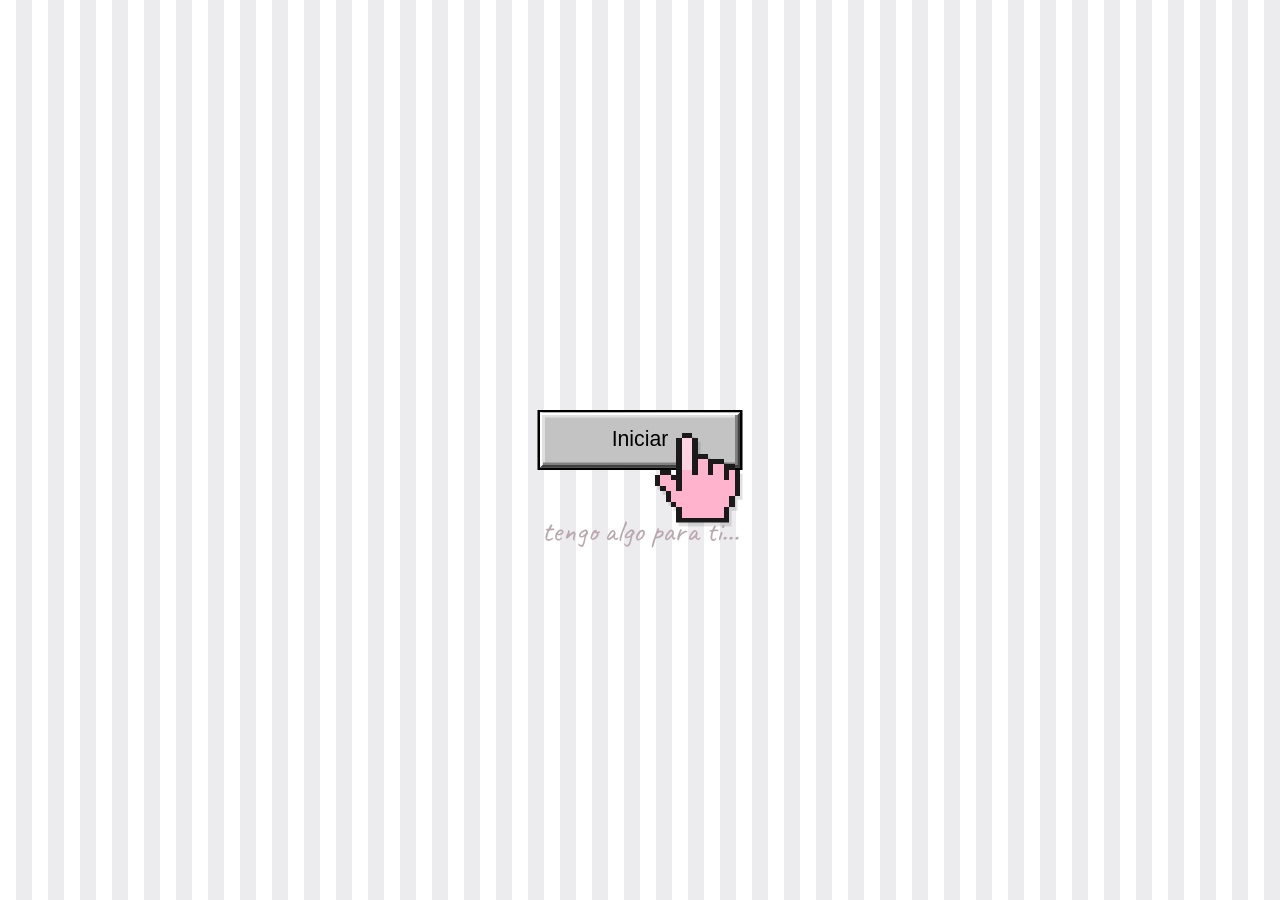
<file: cita/index.html>
<!DOCTYPE html>
<html lang="es">
<head>
<meta charset="UTF-8">
<meta name="viewport" content="width=device-width, initial-scale=1">
<title>Una invitación para ti 💌</title>
<meta name="description" content="Tengo algo para ti…">
<link rel="preconnect" href="https://fonts.googleapis.com">
<link rel="preconnect" href="https://fonts.gstatic.com" crossorigin>
<link href="https://fonts.googleapis.com/css2?family=Quicksand:wght@400;500;600;700&family=Great+Vibes&family=Caveat:wght@600&display=swap" rel="stylesheet">
<style>
  :root{
    --rosa:#f4b3c2;
    --rosa-claro:#f9cdd7;
    --rosa-sobre:#d98896;
    --blob:#eca2b1;
    --texto-rosa:#c25a74;
    --blanco:#fffaf7;
  }
  *{box-sizing:border-box;margin:0;padding:0;-webkit-tap-highlight-color:transparent}
  html,body{height:100%}
  body{
    font-family:"Quicksand",system-ui,-apple-system,"Segoe UI",sans-serif;
    background:repeating-linear-gradient(90deg,#ffffff 0 16px,#ecebee 16px 32px);
    overflow:hidden;
    user-select:none;-webkit-user-select:none;
    color:#fff;
  }

  /* cada pantalla se diseña a 360x720 y se escala para que quepa en cualquier cel */
  .pantalla{position:fixed;inset:0;display:none;align-items:center;justify-content:center}
  .pantalla.activa{display:flex}
  .marco{width:calc(360px*var(--s,1));height:calc(720px*var(--s,1));position:relative}
  .escena{position:absolute;left:0;top:0;width:360px;height:720px;transform:scale(var(--s,1));transform-origin:0 0}

  .fade-in{animation:fadeIn .6s ease both}
  .fade-out{animation:fadeOut .45s ease both}
  @keyframes fadeIn{from{opacity:0}to{opacity:1}}
  @keyframes fadeOut{to{opacity:0;transform:scale(.97)}}

  /* ---------- 1. Inicio estilo retro ---------- */
  .btn-retro{
    position:absolute;left:50%;top:330px;transform:translateX(-50%);
    width:160px;height:44px;
    font-family:Tahoma,"MS Sans Serif",Verdana,sans-serif;font-size:17px;color:#000;
    background:#c3c3c3;cursor:pointer;
    border:2px solid;border-color:#fff #404040 #404040 #fff;
    box-shadow:inset -2px -2px 0 #808080, inset 2px 2px 0 #dfdfdf, 0 0 0 2px #000;
  }
  .btn-retro.presionado{border-color:#404040 #fff #fff #404040;box-shadow:inset 2px 2px 0 #808080, 0 0 0 2px #000;padding-top:3px}
  .btn-retro span{border:1px dotted transparent;padding:1px 6px}
  .btn-retro:focus-visible span{border-color:#000}
  .manita{
    position:absolute;left:192px;top:346px;width:68px;pointer-events:none;
    image-rendering:pixelated;
    animation:tocar 1.3s ease-in-out infinite;
    filter:drop-shadow(2px 3px 0 rgba(0,0,0,.12));
  }
  @keyframes tocar{0%,100%{transform:translate(0,0)}45%{transform:translate(-6px,-10px)}60%{transform:translate(-6px,-6px)}}
  .pista-inicio{
    position:absolute;left:0;right:0;top:410px;text-align:center;
    font-family:"Caveat",cursive;font-size:24px;color:#b8a7ad;
  }

  /* ---------- 2. Tarjeta en el sobre ---------- */
  .tarjeta{
    position:absolute;left:38px;top:34px;width:284px;height:446px;
    background:var(--rosa);border-radius:6px;
    padding:88px 24px 0;text-align:center;
    transform:translateY(260px);
    transition:transform 1.3s cubic-bezier(.25,1.2,.4,1);
    z-index:1;
  }
  .tarjeta::before{ /* orilla ondulada */
    content:"";position:absolute;inset:-9px;z-index:-1;
    background:radial-gradient(circle at 9px 9px,var(--rosa) 8.5px,transparent 9px) -1px -1px/18px 18px;
  }
  .tarjeta::after{ /* puntitos de borde */
    content:"";position:absolute;inset:8px;border:2px dotted #fde4ea;border-radius:4px;pointer-events:none;
  }
  .sobre-arriba .tarjeta{transform:translateY(0)}
  .lazo{position:absolute;left:50%;top:-14px;width:150px;transform:translateX(-50%) rotate(-4deg)}
  .tarjeta h2{font-size:27px;font-weight:700;margin-bottom:8px;letter-spacing:.3px}
  .tarjeta p{font-size:15.5px;line-height:1.36;font-weight:500;color:#fff6f8}
  .tarjeta .pregunta{margin-top:10px;font-weight:700;font-style:italic;font-size:19px;color:#fff}
  .botones{display:flex;gap:10px;justify-content:center;align-items:center;margin-top:8px;flex-wrap:nowrap}
  .btn{
    font-family:inherit;font-weight:700;border:none;cursor:pointer;border-radius:999px;
    font-size:16px;padding:9px 22px;white-space:nowrap;flex:none;
    transition:font-size .3s cubic-bezier(.3,1.5,.5,1),padding .3s cubic-bezier(.3,1.5,.5,1),transform .15s;
    touch-action:manipulation;
  }
  .btn-si{background:#fff;color:var(--texto-rosa);box-shadow:0 4px 0 #e692a6}
  .btn-si:active{transform:translateY(2px)}
  .btn-no{background:transparent;color:#fff;border:2px solid #fff;white-space:nowrap}
  .btn-no.huyendo{position:fixed;z-index:50;background:#fbd0db;color:var(--texto-rosa);border-color:#fbd0db;
    transition:left .3s cubic-bezier(.3,1.4,.5,1),top .3s cubic-bezier(.3,1.4,.5,1)}
  .sub-no{font-family:"Caveat",cursive;font-size:23px;color:#fff;min-height:26px;margin-top:2px;line-height:1.1}

  .bolsillo{position:absolute;left:24px;top:460px;width:312px;height:250px;z-index:3}
  .bolsillo svg.cuerpo{position:absolute;inset:0;filter:drop-shadow(0 -2px 6px rgba(150,60,80,.15))}
  .estrella{position:absolute;color:#fff;animation:titilar 2.4s ease-in-out infinite}
  @keyframes titilar{0%,100%{transform:scale(1) rotate(0)}50%{transform:scale(.75) rotate(20deg)}}
  .insignia{position:absolute;left:50%;top:92px;width:150px;height:150px;transform:translateX(-50%)}
  .insignia .texto{
    position:absolute;inset:0;display:grid;place-items:center;padding-top:14px;
    font-family:"Great Vibes",cursive;font-size:44px;color:#fff;
    text-shadow:0 2px 0 rgba(200,90,120,.35);
  }
  .gatito{
    position:absolute;left:50%;top:400px;width:132px;margin-left:-66px;z-index:2;
    transform:translateY(80px);opacity:0;
    transition:transform .8s cubic-bezier(.3,1.6,.5,1) 1s, opacity .3s 1s;
  }
  .sobre-arriba .gatito{transform:translateY(0);opacity:1}
  .gatito .patitas{position:absolute;left:0;top:0;width:100%;z-index:4}
  .brillo{position:absolute;color:#f6d9a8;font-size:16px;opacity:0;transition:opacity .4s 1.6s}
  .sobre-arriba .brillo{opacity:1;animation:titilar 1.8s ease-in-out infinite}

  /* ---------- 3. Páginas ---------- */
  .blob{position:absolute;left:8px;top:22px;width:344px;height:640px;overflow:visible}
  .blob .ola{transform-box:fill-box;transform-origin:center;animation:respirar 3.2s ease-in-out infinite}
  @keyframes respirar{0%,100%{transform:scale(1)}50%{transform:scale(1.07)}}
  .blob.boing{animation:boing .6s cubic-bezier(.3,1.6,.5,1)}
  @keyframes boing{0%{transform:scale(.94)}100%{transform:scale(1)}}

  .pagina{
    position:absolute;left:30px;top:52px;width:300px;height:580px;
    display:flex;flex-direction:column;align-items:center;text-align:center;
    opacity:0;pointer-events:none;transform:translateX(40px);
    transition:opacity .45s ease, transform .55s cubic-bezier(.25,1.1,.4,1);
  }
  .pagina.activa{opacity:1;pointer-events:auto;transform:none}
  .pagina.antes{transform:translateX(-40px)}

  .script{font-family:"Great Vibes",cursive;font-weight:400;line-height:.95;color:#fff;text-shadow:0 2px 0 rgba(190,80,110,.25)}
  .pagina p{font-size:16px;line-height:1.38;font-weight:500}
  .pagina .chico{font-size:15px;opacity:.95}
  .mano{font-family:"Caveat",cursive;font-size:22px}

  /* calendario */
  .recordatorio{display:flex;gap:10px;align-items:center;margin:12px 0 10px;text-align:left}
  .recordatorio b{font-size:15px;display:block}
  .recordatorio span{font-size:14px;display:block;line-height:1.3}
  .reloj{width:62px;flex:none;animation:sacudir 2.5s ease-in-out infinite;transform-origin:50% 70%}
  @keyframes sacudir{0%,80%,100%{transform:rotate(0)}84%{transform:rotate(-12deg)}88%{transform:rotate(12deg)}92%{transform:rotate(-8deg)}96%{transform:rotate(6deg)}}
  .calendario{background:#fbf6f0;border-radius:6px;padding:10px 10px 12px;width:262px;color:#6d5a5f;box-shadow:0 6px 14px rgba(150,60,80,.18)}
  .calendario .mes{font-weight:700;font-size:14px;color:var(--texto-rosa);margin-bottom:6px;letter-spacing:1px;text-transform:uppercase}
  .calendario .grid{display:grid;grid-template-columns:repeat(7,1fr);gap:3px}
  .calendario .dn{font-size:9px;font-weight:700;letter-spacing:.5px;padding-bottom:3px}
  .calendario .dn:first-child{color:#e0566f}
  .calendario .d{height:30px;background:#fff;border:1px solid #efe7e2;font-size:10px;text-align:right;padding:2px 3px;position:relative;border-radius:2px}
  .calendario .d.vacio{background:transparent;border-color:transparent}
  .calendario .d.especial{background:#ffe9ef;border-color:#f4b3c2;font-weight:700;color:#d24d6d}
  .calendario .d.especial::after{
    content:"★";position:absolute;left:50%;top:52%;transform:translate(-50%,-50%) scale(0);
    font-size:22px;color:#f6c343;text-shadow:0 1px 0 #d9a21f;
  }
  .pagina.activa .calendario .d.especial::after{animation:estrellaPop .7s cubic-bezier(.3,1.8,.5,1) .5s forwards, latir 1.6s ease-in-out 1.3s infinite}
  @keyframes estrellaPop{to{transform:translate(-50%,-50%) scale(1)}}
  @keyframes latir{0%,100%{transform:translate(-50%,-50%) scale(1)}50%{transform:translate(-50%,-50%) scale(1.25)}}

  .foto{max-width:250px;max-height:280px;border-radius:12px;object-fit:contain}
  .flotar{animation:flotar 3s ease-in-out infinite}
  @keyframes flotar{0%,100%{transform:translateY(0)}50%{transform:translateY(-8px)}}

  .pagina .firma{font-family:"Great Vibes",cursive;font-size:40px;margin-top:6px}
  .btn-final{margin-top:12px;background:#fff;color:var(--texto-rosa);box-shadow:0 4px 0 #e692a6;font-size:15px;padding:10px 20px}

  .nav{position:absolute;left:0;right:0;top:672px;display:flex;align-items:center;justify-content:center;gap:16px}
  .flecha{
    width:40px;height:40px;border-radius:50%;border:none;cursor:pointer;
    background:#fff;color:var(--texto-rosa);font-size:22px;font-weight:700;line-height:1;
    box-shadow:0 3px 0 #e8c2cb;display:grid;place-items:center;
    transition:opacity .2s, transform .15s;
  }
  .flecha:active{transform:translateY(2px)}
  .flecha:disabled{opacity:.25;cursor:default}
  .puntos{display:flex;gap:7px}
  .punto{width:8px;height:8px;border-radius:50%;background:#e2c4cb;transition:all .3s}
  .punto.activo{background:var(--blob);width:22px;border-radius:5px}
  .pista-deslizar{position:absolute;left:0;right:0;top:4px;text-align:center;font-family:"Caveat",cursive;font-size:19px;color:#c7a3ad;transition:opacity .5s}

  canvas#corazones{position:fixed;inset:0;pointer-events:none;z-index:60}

  @media (prefers-reduced-motion:reduce){
    *,*::before,*::after{animation-duration:.01ms!important;animation-iteration-count:1!important;transition-duration:.01ms!important;transition-delay:0s!important}
  }
</style>
</head>
<body>

<!-- =============== 1. INICIO =============== -->
<section class="pantalla activa" id="p-inicio">
  <div class="marco"><div class="escena">
    <button class="btn-retro" id="btn-inicio"><span>Iniciar</span></button>
    <svg class="manita" id="manita" viewBox="0 0 16 17" aria-hidden="true"></svg>
    <p class="pista-inicio">tengo algo para ti…</p>
  </div></div>
</section>

<!-- =============== 2. TARJETA EN EL SOBRE =============== -->
<section class="pantalla" id="p-sobre">
  <div class="marco"><div class="escena" id="escena-sobre">

    <div class="tarjeta">
      <!-- moño rayado -->
      <svg class="lazo" viewBox="0 0 200 110" aria-hidden="true">
        <defs>
          <pattern id="rayas" width="10" height="10" patternUnits="userSpaceOnUse" patternTransform="rotate(35)">
            <rect width="10" height="10" fill="#fff8fa"/><rect width="4" height="10" fill="#f7b9c9"/>
          </pattern>
        </defs>
        <g stroke="#d97e98" stroke-width="3" stroke-linejoin="round" fill="url(#rayas)">
          <path d="M92 52 L70 100 L84 94 L88 108 L100 60 Z"/>
          <path d="M108 52 L132 98 L118 94 L114 108 L100 60 Z"/>
          <path d="M98 50 C70 18 22 10 18 34 C14 60 62 66 98 56 Z"/>
          <path d="M102 50 C130 16 180 8 184 34 C188 62 138 66 102 56 Z"/>
          <ellipse cx="100" cy="53" rx="13" ry="11"/>
        </g>
        <path d="M30 34 C50 30 76 40 90 50 M170 34 C150 30 124 40 110 50" stroke="#e79bb0" stroke-width="2" fill="none" stroke-linecap="round"/>
      </svg>

      <h2>¡Hola!</h2>
      <p>Tenía muchas ganas de pasar un rato contigo, solo tú y yo. Así que planeé algo pequeñito, pero con mucho cariño.</p>
      <p class="pregunta">¿Me dices que sí?</p>
      <p class="sub-no" id="sub-no"></p>
      <div class="botones">
        <button class="btn btn-si" id="btn-si">Sí 💗</button>
        <button class="btn btn-no" id="btn-no">No</button>
      </div>
    </div>

    <!-- gatito asomándose -->
    <svg class="gatito" viewBox="0 0 140 110" aria-hidden="true">
      <g stroke="#a8714f" stroke-width="2.5" stroke-linejoin="round">
        <path d="M24 52 L20 10 L52 30 Z" fill="#f3d9b5"/>
        <path d="M116 52 L120 10 L88 30 Z" fill="#f3d9b5"/>
        <path d="M27 40 L25 19 L43 31 Z" fill="#f7b3c2" stroke="none"/>
        <path d="M113 40 L115 19 L97 31 Z" fill="#f7b3c2" stroke="none"/>
        <ellipse cx="70" cy="66" rx="54" ry="44" fill="#f3d9b5"/>
      </g>
      <!-- rayitas -->
      <g stroke="#d6a77c" stroke-width="3.5" stroke-linecap="round">
        <path d="M70 24 L70 36"/><path d="M60 26 L62 36"/><path d="M80 26 L78 36"/>
        <path d="M20 66 L32 68"/><path d="M120 66 L108 68"/>
      </g>
      <!-- ojitos > < -->
      <g stroke="#5b3426" stroke-width="3.5" stroke-linecap="round" fill="none">
        <path d="M42 58 L52 64 L42 70"/>
        <path d="M98 58 L88 64 L98 70"/>
      </g>
      <ellipse cx="38" cy="78" rx="9" ry="5" fill="#f5a3b5" opacity=".8"/>
      <ellipse cx="102" cy="78" rx="9" ry="5" fill="#f5a3b5" opacity=".8"/>
      <path d="M64 74 Q67 79 70 74 Q73 79 76 74" stroke="#5b3426" stroke-width="2.5" fill="none" stroke-linecap="round"/>
      <path d="M67 70 L73 70 L70 73 Z" fill="#e88a9e"/>
    </svg>

    <div class="bolsillo">
      <svg class="cuerpo" viewBox="0 0 312 250" preserveAspectRatio="none" aria-hidden="true">
        <path d="M14 0 H104 C112 0 114 8 116 14 C124 40 188 40 196 14 C198 8 200 0 208 0 H298 Q312 0 312 14 V250 H0 V14 Q0 0 14 0 Z" fill="#d98896"/>
      </svg>
      <!-- patitas sobre la orilla -->
      <svg style="position:absolute;left:94px;top:-8px;width:124px;z-index:4" viewBox="0 0 124 30" aria-hidden="true">
        <g fill="#f3d9b5" stroke="#a8714f" stroke-width="2.2">
          <ellipse cx="14" cy="16" rx="13" ry="10"/>
          <ellipse cx="110" cy="16" rx="13" ry="10"/>
        </g>
        <g fill="#f5a3b5">
          <circle cx="14" cy="18" r="3.3"/><circle cx="8" cy="12" r="2"/><circle cx="14" cy="10" r="2"/><circle cx="20" cy="12" r="2"/>
          <circle cx="110" cy="18" r="3.3"/><circle cx="104" cy="12" r="2"/><circle cx="110" cy="10" r="2"/><circle cx="116" cy="12" r="2"/>
        </g>
      </svg>
      <span class="estrella" style="left:40px;top:50px;font-size:38px">★</span>
      <span class="estrella" style="left:250px;top:30px;font-size:44px;animation-delay:.6s">★</span>
      <span class="estrella" style="left:28px;top:186px;font-size:42px;animation-delay:1.1s">★</span>
      <span class="estrella" style="left:262px;top:176px;font-size:32px;animation-delay:.3s">★</span>

      <div class="insignia">
        <svg viewBox="0 0 150 150" width="150" height="150" aria-hidden="true">
          <g fill="#f6b7c5">
            <circle cx="75" cy="80" r="56"/>
          </g>
          <g id="festones" fill="#f6b7c5"></g>
          <circle cx="75" cy="80" r="50" fill="none" stroke="#fff" stroke-width="1.5" stroke-dasharray="3 4" opacity=".8"/>
          <!-- moñito -->
          <g fill="#f08aa3" stroke="#d96a86" stroke-width="1.5">
            <path d="M75 26 C62 12 46 14 48 24 C50 34 66 30 75 28 Z"/>
            <path d="M75 26 C88 12 104 14 102 24 C100 34 84 30 75 28 Z"/>
            <path d="M72 28 L64 44 L70 42 L72 47 L76 30 Z"/>
            <path d="M78 28 L86 44 L80 42 L78 47 L74 30 Z"/>
            <circle cx="75" cy="27" r="5"/>
          </g>
        </svg>
        <div class="texto">para ti</div>
      </div>
    </div>

    <span class="brillo" style="left:112px;top:405px">✦</span>
    <span class="brillo" style="left:234px;top:398px;font-size:20px;animation-delay:.5s">✦</span>
    <span class="brillo" style="left:250px;top:428px;font-size:11px;animation-delay:1s">✦</span>
  </div></div>
</section>

<!-- =============== 3. PÁGINAS =============== -->
<section class="pantalla" id="p-paginas">
  <div class="marco"><div class="escena" id="escena-paginas">
    <p class="pista-deslizar" id="pista-deslizar">desliza o usa las flechitas →</p>
    <svg class="blob" id="blob" viewBox="0 0 344 640" aria-hidden="true"></svg>

    <!-- Página 1: invitación -->
    <article class="pagina activa">
      <p style="font-size:21px;margin-top:26px">Hola, <b id="nombre">bonita</b></p>
      <p class="chico" style="margin-top:6px">Pongamos pausa a todo un ratito<br>para hacer recuerdos juntos.<br>Estás invitada a</p>
      <h1 class="script" style="font-size:78px;margin-top:22px">Una cita</h1>
      <h1 class="script" style="font-size:78px;margin-top:-10px">conmigo</h1>
      <div style="position:relative;width:260px;margin-top:26px">
        <svg viewBox="0 0 220 170" width="240" class="flotar" aria-hidden="true">
          <g stroke="#fff" stroke-width="2.4" fill="none" stroke-linecap="round" stroke-linejoin="round">
            <!-- mesa con mantel -->
            <path d="M40 110 L180 110"/>
            <path d="M40 110 C38 130 36 150 30 166 M180 110 C182 130 184 150 190 166"/>
            <path d="M30 166 Q60 158 80 166 Q110 156 140 166 Q165 158 190 166"/>
            <path d="M70 112 C72 135 68 150 64 162 M150 112 C148 135 152 150 156 162" opacity=".6"/>
            <!-- botella -->
            <path d="M62 108 L62 70 Q62 62 68 58 L68 40 L76 40 L76 58 Q82 62 82 70 L82 108"/>
            <path d="M66 40 L78 40 M62 84 L82 84"/>
            <!-- menú -->
            <rect x="96" y="30" width="44" height="66" rx="3"/>
            <ellipse cx="118" cy="48" rx="10" ry="7"/>
            <path d="M106 66 L130 66 M106 74 L130 74 M110 82 L126 82"/>
            <path d="M104 96 L100 108 M132 96 L136 108"/>
            <!-- copas -->
            <path d="M150 62 Q150 84 160 86 Q170 84 170 62 Z"/>
            <path d="M160 86 L160 104 M152 106 L168 106"/>
            <path d="M44 76 Q44 92 51 94 Q58 92 58 76 Z" transform="translate(-14 0)"/>
            <path d="M37 94 L37 106 M31 107 L43 107"/>
            <!-- velita -->
            <path d="M186 106 L186 88 L194 88 L194 106 Z"/>
            <path d="M190 84 Q186 78 190 72 Q194 78 190 84 Z" fill="#fff"/>
          </g>
        </svg>
        <span class="mano" style="position:absolute;left:-14px;top:128px;transform:rotate(-12deg)">pláticas</span>
        <span class="mano" style="position:absolute;right:-8px;top:70px;transform:rotate(10deg)">risas</span>
      </div>
    </article>

    <!-- Página 2: guarda la fecha -->
    <article class="pagina">
      <h1 class="script" style="font-size:66px;margin-top:6px">Guarda la fecha</h1>
      <p class="chico" style="margin-top:8px">Ya quiero pasar tiempo contigo,<br>¡apúntalo en tu calendario!</p>
      <div class="recordatorio">
        <svg class="reloj" viewBox="0 0 70 70" aria-hidden="true">
          <g stroke="#b9867a" stroke-width="2.5">
            <circle cx="16" cy="14" r="9" fill="#f6c9b8"/><circle cx="54" cy="14" r="9" fill="#f6c9b8"/>
            <path d="M22 60 L16 67 M48 60 L54 67" stroke-linecap="round"/>
            <circle cx="35" cy="38" r="25" fill="#fbe7d9"/>
            <circle cx="35" cy="38" r="19" fill="#fff8f2"/>
          </g>
          <path d="M35 38 L35 26 M35 38 L44 42" stroke="#d2667f" stroke-width="3" stroke-linecap="round"/>
          <circle cx="35" cy="38" r="2.5" fill="#d2667f"/>
        </svg>
        <div>
          <b>Recordatorio:</b>
          <span id="r-dia">Miércoles 11 de noviembre</span>
          <span id="r-hora">En la noche 🌙</span>
          <span id="r-lugar">Lugar: sorpresa 🤫</span>
        </div>
      </div>
      <div class="calendario">
        <div class="mes" id="cal-mes">noviembre 2026</div>
        <div class="grid" id="cal-grid"></div>
      </div>
    </article>

    <!-- Página 3: qué me pongo -->
    <article class="pagina">
      <h1 class="script" style="font-size:62px;margin-top:6px">¿Qué me pongo?</h1>
      <p style="margin-top:12px;font-size:18px;font-weight:700">Ponte algo bonito ✨</p>
      <p class="chico" style="margin-top:2px">aunque ya sé que todo se te ve bonito</p>
      <div id="outfit" class="flotar" style="margin-top:22px"></div>
      <p class="mano" style="margin-top:14px;font-size:24px">yo también me voy a arreglar 😌</p>
    </article>

    <!-- Página 4: notita -->
    <article class="pagina">
      <h1 class="script" style="font-size:84px;margin-top:40px">Notita</h1>
      <p style="margin-top:22px;font-weight:700;font-size:18px">No te pido nada del otro mundo, solo un ratito de tu tiempo.</p>
      <p style="margin-top:16px;font-size:17px">No tiene que ser perfecto. Solo quiero platicar contigo, reírnos, tomarnos fotos y guardar un recuerdo bonito de los dos.</p>
      <p style="margin-top:16px;font-size:17px">Ven tal como eres. Yo voy a estar ahí, con muchas ganas de verte.</p>
      <p class="mano" style="margin-top:22px;font-size:30px">♡</p>
    </article>

    <!-- Página 5: ojalá vengas -->
    <article class="pagina">
      <p class="script" style="font-size:52px;margin-top:4px">¡Ojalá vengas!</p>
      <div id="ramo" class="flotar" style="margin-top:10px"></div>
      <p class="firma" id="firma">— Brandon</p>
      <button class="btn btn-final" id="btn-final">Ahí nos vemos 💗</button>
    </article>

    <nav class="nav">
      <button class="flecha" id="ant" aria-label="Anterior">‹</button>
      <div class="puntos" id="puntos"></div>
      <button class="flecha" id="sig" aria-label="Siguiente">›</button>
    </nav>
  </div></div>
</section>

<canvas id="corazones"></canvas>

<script>
/* =========================================================
   ✏️  CAMBIA AQUÍ LOS DETALLES
   ========================================================= */
const CONFIG = {
  nombre: "Angie ;)",               // su nombre, ej. "Andrea". Si va vacío dice "Hola, bonita,"
  fecha:  "2026-11-11",             // AAAA-MM-DD (marca la estrellita en el calendario)
  hora:   "En la noche 🌙",          // ej. "A las 7:00 pm"
  lugar:  "Lugar: sorpresa 🤫",      // ej. "Paso por ti 🚗"
  firma:  "Brandon",
  // Fotos opcionales (pon el archivo en la misma carpeta y escribe su nombre, ej. "outfit.png")
  fotoOutfit: "",                   // si va vacío se muestra un vestidito dibujado
  fotoRamo:   ""                    // si va vacío se muestra un ramito dibujado
};

/* frases del botón "No" cada vez que intenta tocarlo */
const FRASES_NO = [
  ["¿Segura? 🥺",            "el gatito se puso triste"],
  ["Piénsalo otra vez",      "te prometo que la vamos a pasar bonito"],
  ["¿De verdad, verdad?",    "ándale, una sola cita 🙏"],
  ["Me voy a poner triste 😢","bueno… ya estoy un poquito triste"],
  ["Última oportunidad…",    "mira qué grandote está el Sí 👀"],
  ["Ok, sí 🙈",               "sabía que ibas a decir que sí 💗"]
];
/* ========================================================= */

const $ = s => document.querySelector(s);
const MESES = ["enero","febrero","marzo","abril","mayo","junio","julio","agosto","septiembre","octubre","noviembre","diciembre"];
const DIAS  = ["Domingo","Lunes","Martes","Miércoles","Jueves","Viernes","Sábado"];

/* ---------- escala para que todo quepa en la pantalla ---------- */
function escalar(){
  const s = Math.min(innerWidth/360, innerHeight/720, 1.35);
  document.documentElement.style.setProperty("--s", s);
}
escalar(); addEventListener("resize", escalar);

function irA(desde, hacia){
  const a = $(desde), b = $(hacia);
  a.classList.add("fade-out");
  setTimeout(() => {
    a.classList.remove("activa","fade-out");
    b.classList.add("activa","fade-in");
  }, 430);
}

/* ---------- aplicar configuración ---------- */
if (CONFIG.nombre.trim()) $("#nombre").textContent = CONFIG.nombre.trim();
const [aa, mm, dd] = CONFIG.fecha.split("-").map(Number);
const fechaCita = new Date(aa, mm-1, dd);
$("#r-dia").textContent  = `${DIAS[fechaCita.getDay()]} ${dd} de ${MESES[mm-1]}`;
$("#r-hora").textContent = CONFIG.hora;
$("#r-lugar").textContent = CONFIG.lugar;
$("#firma").textContent  = "— " + CONFIG.firma;

/* ---------- manita pixel ---------- */
(function(){
  const mapa = [
    ".....##.........",
    "....#ww#........",
    "....#ww#........",
    "....#ww#........",
    "....#ww###......",
    "....#ww#ww###...",
    "....#ww#ww#ww##.",
    ".##.#ww#ww#ww#w#",
    "#ww##wwwwwwww#w#",
    "#www#wwwwwwwwww#",
    ".#ww#wwwwwwwwww#",
    "..#wwwwwwwwwwww#",
    "..#wwwwwwwwwww#.",
    "...#wwwwwwwwww#.",
    "....#wwwwwwww#..",
    "....#wwwwwwww#..",
    "....##########.."
  ];
  let r = "";
  mapa.forEach((fila,y) => [...fila].forEach((c,x) => {
    if (c === "#") r += `<rect x="${x}" y="${y}" width="1" height="1" fill="#1a1a1a"/>`;
    if (c === "w") r += `<rect x="${x}" y="${y}" width="1" height="1" fill="${y < 7 && x > 4 && x < 7 ? '#ffd3e2' : '#ffb3cc'}"/>`;
  }));
  $("#manita").innerHTML = r;
  $("#manita").setAttribute("shape-rendering","crispEdges");
})();

/* ---------- festones de la insignia ---------- */
(function(){
  let c = "";
  for (let i=0;i<16;i++){
    const a = i/16*Math.PI*2;
    c += `<circle cx="${75+Math.cos(a)*56}" cy="${80+Math.sin(a)*56}" r="11"/>`;
  }
  $("#festones").innerHTML = c;
})();

/* ---------- inicio ---------- */
$("#btn-inicio").addEventListener("click", () => {
  $("#btn-inicio").classList.add("presionado");
  $("#manita").style.animation = "none";
  setTimeout(() => {
    irA("#p-inicio", "#p-sobre");
    setTimeout(() => $("#escena-sobre").classList.add("sobre-arriba"), 700);
  }, 250);
});

/* ---------- botones Sí / No ---------- */
const btnSi = $("#btn-si"), btnNo = $("#btn-no"), subNo = $("#sub-no");
const cajaBotones = btnNo.parentElement;
let intentos = 0, ultimo = 0;
const rendida = () => intentos >= FRASES_NO.length;

function escapar(e){
  if (rendida()) return;
  if (e) e.preventDefault();
  if (Date.now() - ultimo < 400) return;
  ultimo = Date.now();

  const [txt, sub] = FRASES_NO[intentos];
  intentos++;
  btnNo.textContent = txt;
  subNo.textContent = sub;

  const esc = Math.min(1 + intentos*0.1, 1.5);
  btnSi.style.fontSize = (16*esc) + "px";
  btnSi.style.padding  = `${9*esc}px ${22*esc}px`;

  if (rendida()){
    btnNo.classList.remove("huyendo");
    btnNo.style.left = btnNo.style.top = "";
    cajaBotones.appendChild(btnNo);
    return;
  }
  const r = btnNo.getBoundingClientRect();
  if (!btnNo.classList.contains("huyendo")){
    document.body.appendChild(btnNo);
    btnNo.style.left = r.left + "px"; btnNo.style.top = r.top + "px";
    btnNo.classList.add("huyendo");
    void btnNo.offsetWidth;
  }
  const m = 14, w = btnNo.offsetWidth, h = btnNo.offsetHeight;
  const si = btnSi.getBoundingClientRect();
  let x, y, n = 0;
  do {
    x = m + Math.random()*(innerWidth - w - 2*m);
    y = m + Math.random()*(innerHeight - h - 2*m);
    n++;
  } while (n < 40 && ((Math.abs(x-r.left) < 90 && Math.abs(y-r.top) < 70) ||
           (x < si.right+12 && x+w > si.left-12 && y < si.bottom+12 && y+h > si.top-12)));
  btnNo.style.left = x + "px"; btnNo.style.top = y + "px";
}
btnNo.addEventListener("pointerenter", e => { if (e.pointerType === "mouse") escapar(); });
btnNo.addEventListener("pointerdown", e => { if (!rendida()) escapar(e); });
btnNo.addEventListener("click", e => {
  if (rendida()) { if (Date.now() - ultimo > 400) dijoQueSi(); }
  else escapar(e);
});
btnSi.addEventListener("click", dijoQueSi);

function dijoQueSi(){
  btnNo.remove();
  lluvia(130);
  setTimeout(() => irA("#p-sobre", "#p-paginas"), 900);
  setTimeout(() => lluvia(50), 1500);
}

/* ---------- forma ondulada (blob) ---------- */
(function(){
  const W = 344, H = 640, R = 34;
  const x0 = R, y0 = R, x1 = W-R, y1 = H-R;
  let s = `<rect x="${x0}" y="${y0}" width="${x1-x0}" height="${y1-y0}" fill="var(--blob)"/>`;
  const pts = [];
  const lado = (ax,ay,bx,by) => {
    const L = Math.hypot(bx-ax, by-ay), n = Math.max(1, Math.round(L/(R*1.5)));
    for (let i=0;i<n;i++) pts.push([ax+(bx-ax)*i/n, ay+(by-ay)*i/n]);
  };
  lado(x0,y0,x1,y0); lado(x1,y0,x1,y1); lado(x1,y1,x0,y1); lado(x0,y1,x0,y0);
  pts.forEach(([x,y],i) => {
    const r = R + (i%3===0 ? 3 : i%3===1 ? -2 : 1);
    s += `<circle class="ola" cx="${x.toFixed(1)}" cy="${y.toFixed(1)}" r="${r}" fill="var(--blob)" style="animation-delay:${(i*0.23)%3}s"/>`;
  });
  $("#blob").innerHTML = s;
})();

/* ---------- calendario ---------- */
(function(){
  $("#cal-mes").textContent = `${MESES[mm-1]} ${aa}`;
  const g = $("#cal-grid");
  let h = ["DOM","LUN","MAR","MIÉ","JUE","VIE","SÁB"].map(d => `<div class="dn">${d}</div>`).join("");
  const primero = new Date(aa, mm-1, 1).getDay();
  const total = new Date(aa, mm, 0).getDate();
  for (let i=0;i<primero;i++) h += `<div class="d vacio"></div>`;
  for (let d=1; d<=total; d++) h += `<div class="d${d===dd ? " especial" : ""}">${d}</div>`;
  g.innerHTML = h;
})();

/* ---------- vestidito / foto de outfit ---------- */
$("#outfit").innerHTML = CONFIG.fotoOutfit
  ? `<img class="foto" src="${CONFIG.fotoOutfit}" alt="">`
  : `<svg viewBox="0 0 200 220" width="200" aria-hidden="true">
      <g stroke="#fff" stroke-width="2.6" stroke-linejoin="round" stroke-linecap="round">
        <path d="M78 20 L84 54 M122 20 L116 54" fill="none"/>
        <path d="M82 54 Q100 64 118 54 L122 96 Q100 104 78 96 Z" fill="#fff6f8"/>
        <path d="M78 96 Q100 104 122 96 C138 130 158 168 168 196 Q150 188 134 198 Q118 188 100 198 Q82 188 66 198 Q50 188 32 196 C42 168 62 130 78 96 Z" fill="#fff6f8"/>
        <path d="M86 112 C80 140 70 170 66 196 M114 112 C120 140 130 170 134 196 M100 104 L100 196" stroke="#f5c3cf" fill="none"/>
        <path d="M90 92 C84 84 76 86 78 92 C80 98 88 96 100 96 C112 96 120 98 122 92 C124 86 116 84 110 92 Z" fill="#f08aa3" stroke="#e5718f" stroke-width="1.8"/>
        <circle cx="100" cy="94" r="4" fill="#f08aa3" stroke="#e5718f" stroke-width="1.8"/>
      </g>
      <g fill="#fff">
        <path d="M24 70 l3 7 7 3 -7 3 -3 7 -3 -7 -7 -3 7 -3z"/>
        <path d="M172 50 l2.5 6 6 2.5 -6 2.5 -2.5 6 -2.5 -6 -6 -2.5 6 -2.5z"/>
        <path d="M178 130 l2 4.5 4.5 2 -4.5 2 -2 4.5 -2 -4.5 -4.5 -2 4.5 -2z"/>
      </g>
    </svg>`;

/* ---------- ramito / foto del ramo ---------- */
$("#ramo").innerHTML = CONFIG.fotoRamo
  ? `<img class="foto" src="${CONFIG.fotoRamo}" alt="">`
  : (function(){
      const flores = [
        [100,70,"#f9c6d4"],[70,84,"#e8a0c8"],[130,84,"#fffaf7"],[85,58,"#d9709a"],[118,56,"#f9c6d4"],
        [56,108,"#fffaf7"],[144,110,"#d9709a"],[100,98,"#d9709a"],[78,112,"#f9c6d4"],[122,112,"#e8a0c8"],
        [100,40,"#e8a0c8"],[64,62,"#f9c6d4"],[138,62,"#fffaf7"]
      ];
      let f = "";
      flores.forEach(([x,y,c],i) => {
        const r = 15 + (i%3);
        f += `<g transform="translate(${x} ${y})">
          <circle r="${r}" fill="${c}" stroke="#c5577c" stroke-width="1.6"/>
          <path d="M-${r*0.55} 0 A${r*0.55} ${r*0.55} 0 1 1 0 ${r*0.55} A${r*0.35} ${r*0.35} 0 1 1 ${r*0.3} -${r*0.1}" fill="none" stroke="#c5577c" stroke-width="1.5" stroke-linecap="round"/>
        </g>`;
      });
      return `<svg viewBox="0 0 200 300" width="230" aria-hidden="true">
        <g fill="#7fb98a" stroke="#4f8c5d" stroke-width="1.5">
          <path d="M40 90 Q20 70 30 50 Q50 70 52 92 Z"/>
          <path d="M160 90 Q180 70 170 50 Q150 70 148 92 Z"/>
          <path d="M100 30 Q86 10 96 0 Q110 14 104 32 Z"/>
        </g>
        <path d="M24 92 L100 286 L176 92 Q140 118 100 104 Q60 118 24 92 Z" fill="#f3e2cf" stroke="#c9a888" stroke-width="2"/>
        ${f}
        <path d="M40 120 L100 286 L160 120 Q130 140 100 132 Q70 140 40 120 Z" fill="#f8ecdf" stroke="#c9a888" stroke-width="2"/>
        <path d="M70 160 L100 250 M130 160 L100 250" stroke="#e3cdb6" stroke-width="1.5"/>
        <g fill="#f08aa3" stroke="#d96a86" stroke-width="1.6">
          <path d="M100 222 C84 206 66 210 70 222 C74 232 92 228 100 226 Z"/>
          <path d="M100 222 C116 206 134 210 130 222 C126 232 108 228 100 226 Z"/>
          <path d="M97 226 L86 256 M103 226 L116 254" fill="none" stroke-width="3" stroke-linecap="round"/>
          <circle cx="100" cy="224" r="6"/>
        </g>
      </svg>`;
    })();

/* ---------- navegación de páginas ---------- */
const paginas = [...document.querySelectorAll(".pagina")];
const puntos = $("#puntos");
paginas.forEach(() => puntos.insertAdjacentHTML("beforeend", `<span class="punto"></span>`));
let actual = 0;
function mostrarPagina(i){
  if (i < 0 || i >= paginas.length || i === actual && paginas[i].classList.contains("activa") && puntos.children[i].classList.contains("activo")) return;
  paginas.forEach((p,k) => {
    p.classList.toggle("activa", k === i);
    p.classList.toggle("antes", k < i);
  });
  [...puntos.children].forEach((p,k) => p.classList.toggle("activo", k === i));
  $("#ant").disabled = i === 0;
  $("#sig").disabled = i === paginas.length-1;
  const b = $("#blob"); b.classList.remove("boing"); void b.getBoundingClientRect(); b.classList.add("boing");
  if (i > 0) $("#pista-deslizar").style.opacity = 0;
  if (i === paginas.length-1 && actual !== i) setTimeout(() => lluvia(70), 300);
  actual = i;
}
$("#ant").addEventListener("click", () => mostrarPagina(actual-1));
$("#sig").addEventListener("click", () => mostrarPagina(actual+1));
addEventListener("keydown", e => {
  if (!$("#p-paginas").classList.contains("activa")) return;
  if (e.key === "ArrowRight") mostrarPagina(actual+1);
  if (e.key === "ArrowLeft")  mostrarPagina(actual-1);
});
let x0 = null;
$("#p-paginas").addEventListener("pointerdown", e => { x0 = e.clientX; });
$("#p-paginas").addEventListener("pointerup", e => {
  if (x0 === null) return;
  const dx = e.clientX - x0; x0 = null;
  if (Math.abs(dx) > 45) mostrarPagina(actual + (dx < 0 ? 1 : -1));
});
mostrarPagina(0);

$("#btn-final").addEventListener("click", e => {
  const r = e.currentTarget.getBoundingClientRect();
  lluvia(80, r.left + r.width/2, r.top);
});

/* ---------- lluvia de corazones ---------- */
const cv = $("#corazones"), ctx = cv.getContext("2d");
let piezas = [], animando = false;
function ajustar(){
  const dpr = devicePixelRatio || 1;
  cv.width = innerWidth*dpr; cv.height = innerHeight*dpr;
  ctx.setTransform(dpr,0,0,dpr,0,0);
}
ajustar(); addEventListener("resize", ajustar);
const COLORES = ["#f08aa3","#f4b3c2","#e86f8f","#ffd6e0","#ffffff","#eca2b1","#fbe3ea"];
function corazon(x,y,t,c,rot){
  ctx.save(); ctx.translate(x,y); ctx.rotate(rot); ctx.scale(t/16,t/16);
  ctx.beginPath();
  ctx.moveTo(0,5);
  ctx.bezierCurveTo(-8,-2,-8,-10,-3.5,-10);
  ctx.bezierCurveTo(-1,-10,0,-8,0,-6.5);
  ctx.bezierCurveTo(0,-8,1,-10,3.5,-10);
  ctx.bezierCurveTo(8,-10,8,-2,0,5);
  ctx.fillStyle = c; ctx.fill();
  ctx.restore();
}
function lluvia(n, x, y){
  const arriba = x === undefined;
  for (let i=0;i<n;i++) piezas.push({
    x: arriba ? Math.random()*innerWidth : x,
    y: arriba ? -20 - Math.random()*innerHeight*0.6 : y,
    vx: arriba ? (Math.random()-.5)*1.2 : (Math.random()-.5)*9,
    vy: arriba ? 1.5 + Math.random()*2.5 : -4 - Math.random()*7,
    t: 11 + Math.random()*17, rot:(Math.random()-.5)*.8, vr:(Math.random()-.5)*.08,
    c: COLORES[Math.floor(Math.random()*COLORES.length)], vida:1, osc:Math.random()*6.28
  });
  if (!animando){ animando = true; requestAnimationFrame(cuadro); }
}
function cuadro(){
  ctx.clearRect(0,0,innerWidth,innerHeight);
  piezas.forEach(p => {
    p.vy = Math.min(p.vy + 0.09, 4); p.osc += 0.05;
    p.x += p.vx + Math.sin(p.osc)*0.6; p.y += p.vy; p.rot += p.vr; p.vx *= 0.985;
    if (p.y > innerHeight - 40) p.vida -= 0.03;
    ctx.globalAlpha = Math.max(p.vida,0);
    corazon(p.x,p.y,p.t,p.c,p.rot);
  });
  ctx.globalAlpha = 1;
  piezas = piezas.filter(p => p.vida > 0 && p.y < innerHeight + 40);
  if (piezas.length) requestAnimationFrame(cuadro); else { animando = false; ctx.clearRect(0,0,innerWidth,innerHeight); }
}
</script>
</body>
</html>
</file>
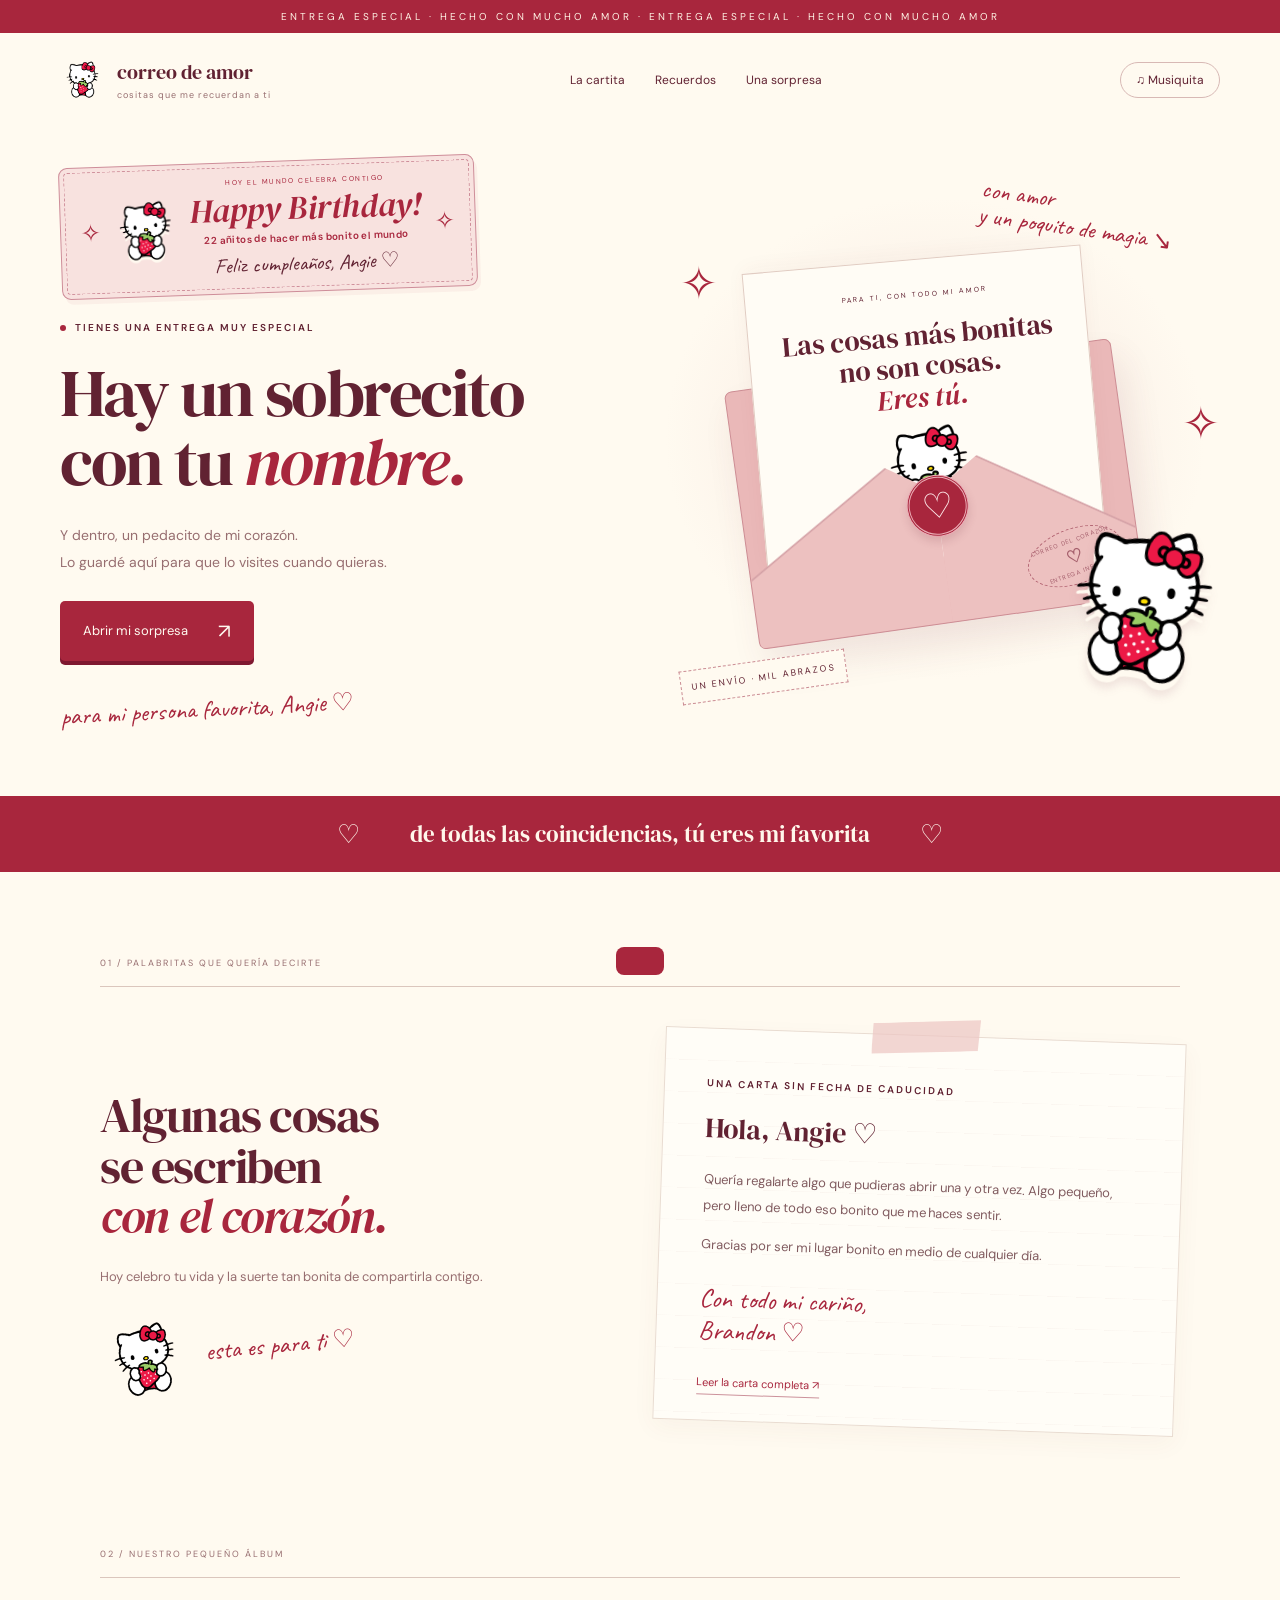
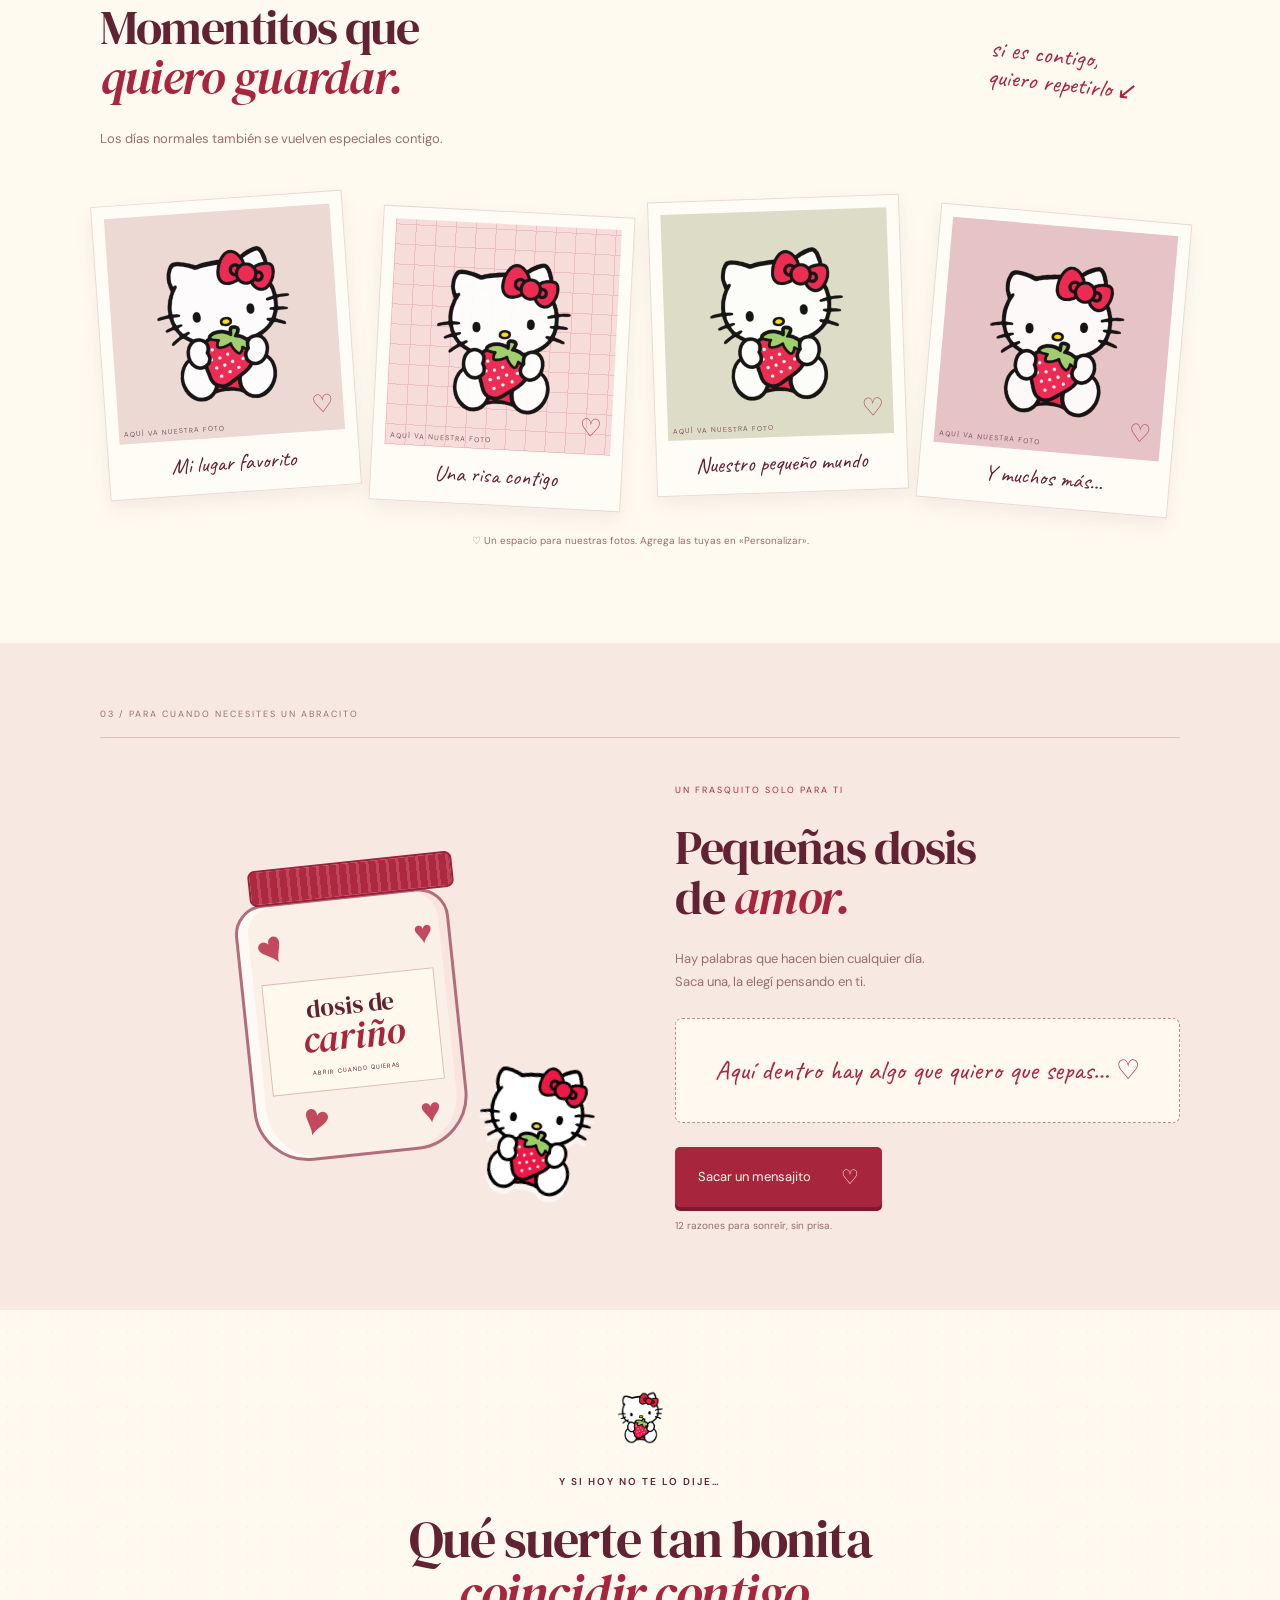
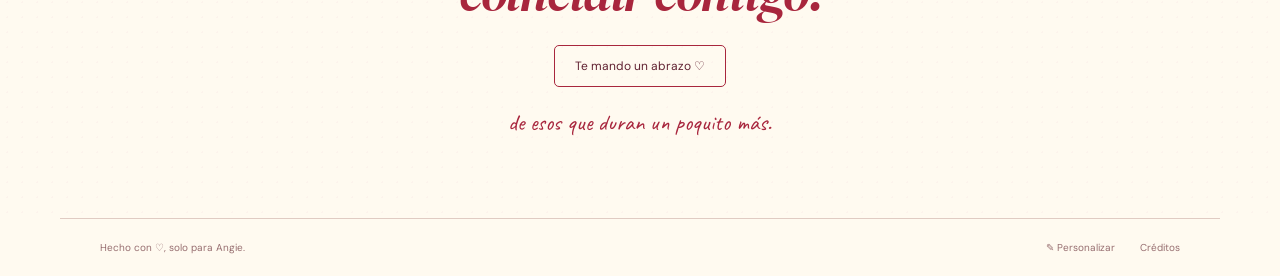
<file: hello-kitty/index.html>
<!doctype html>
<html lang="es">
<head>
<meta charset="UTF-8"><meta name="viewport" content="width=device-width, initial-scale=1">
<meta name="theme-color" content="#af243b"><meta name="description" content="Un sobrecito lleno de amor, recuerdos y sorpresas, solo para ti.">
<title>Feliz cumpleaños, Angie ♡</title>
<link rel="icon" href="assets/kitty.png"><link rel="stylesheet" href="style.css?v=angie-birthday-2">
</head>
<body>
<div class="topline">ENTREGA ESPECIAL · HECHO CON MUCHO AMOR · ENTREGA ESPECIAL · HECHO CON MUCHO AMOR</div>
<header><a class="brand" href="#inicio"><img src="assets/kitty.png" alt="Hello Kitty"><span>correo de amor<small>cositas que me recuerdan a ti</small></span></a><nav aria-label="Secciones"><a href="#carta">La cartita</a><a href="#recuerdos">Recuerdos</a><a href="#sorpresa">Una sorpresa</a></nav><button id="music" class="music" aria-pressed="false" aria-label="Activar melodía">♫ <span>Musiquita</span></button></header>
<main>
<section id="inicio" class="hero">
<div class="hero-copy"><div class="birthday-badge"><span class="birthday-star" aria-hidden="true">✧</span><img src="assets/kitty.png" alt="Hello Kitty celebrando tu cumpleaños"><div><span class="birthday-kicker">HOY EL MUNDO CELEBRA CONTIGO</span><strong>Happy Birthday!</strong><span class="birthday-age">22 añitos de hacer más bonito el mundo</span><span class="birthday-name">Feliz cumpleaños, <span data-to>Angie</span> ♡</span></div><span class="birthday-star" aria-hidden="true">✧</span></div><p class="eyebrow"><span></span> TIENES UNA ENTREGA MUY ESPECIAL</p><h1>Hay un sobrecito<br>con tu <em>nombre.</em></h1><p class="intro">Y dentro, un pedacito de mi corazón.<br>Lo guardé aquí para que lo visites cuando quieras.</p><button class="primary open-letter">Abrir mi sorpresa <span>↗</span></button><p class="handwritten hero-note">para mi persona favorita, <span data-to>Angie</span> ♡</p></div>
<div class="hero-art"><span class="scribble one">con amor<br>y un poquito de magia ↘</span><span class="spark s1">✧</span><div class="envelope"><div class="letter-peek" aria-hidden="true"><span>PARA TI, CON TODO MI AMOR</span><div>Las cosas más bonitas<br>no son cosas.<br><em>Eres tú.</em></div><img src="assets/kitty-strawberry.png" alt=""></div><div class="envelope-front"></div><div class="postmark">CORREO DEL CORAZÓN<br><b>♡</b><br>ENTREGA INFINITA</div><button class="seal open-letter" aria-label="Abrir carta de amor">♡</button></div><img class="kitty-sticker" src="assets/kitty-strawberry.png" alt="Hello Kitty abrazando una fresa"><span class="spark s2">✧</span><span class="ticket">UN ENVÍO · MIL ABRAZOS</span></div>
</section>
<div class="ribbon"><span>♡</span> de todas las coincidencias, tú eres mi favorita <span>♡</span></div>
<section id="carta" class="letter-section"><div class="section-caption">01 / PALABRITAS QUE QUERÍA DECIRTE</div><div class="letter-layout"><div class="letter-title"><h2>Algunas cosas<br>se escriben<br><em>con el corazón.</em></h2><p>Hoy celebro tu vida y la suerte tan bonita de compartirla contigo.</p><img src="assets/kitty.png" alt="Hello Kitty con su moño rojo"><span class="handwritten">esta es para ti ♡</span></div><article class="paper"><span class="tape"></span><p class="eyebrow">UNA CARTA SIN FECHA DE CADUCIDAD</p><h3>Hola, <span data-to>Angie</span> ♡</h3><p id="letter-preview"></p><p>Gracias por ser mi lugar bonito en medio de cualquier día.</p><div class="signature">Con todo mi cariño,<br><span data-from>Brandon</span> ♡</div><button class="text-button open-letter">Leer la carta completa ↗</button></article></div></section>
<section id="recuerdos" class="memories"><div class="section-caption">02 / NUESTRO PEQUEÑO ÁLBUM</div><div class="section-head"><div><h2>Momentitos que<br><em>quiero guardar.</em></h2><p>Los días normales también se vuelven especiales contigo.</p></div><span class="handwritten">si es contigo,<br>quiero repetirlo ↙</span></div><div class="photo-grid" id="photo-grid"></div><p class="album-note">♡ Un espacio para nuestras fotos. Agrega las tuyas en «Personalizar».</p></section>
<section id="sorpresa" class="surprise"><div class="section-caption">03 / PARA CUANDO NECESITES UN ABRACITO</div><div class="surprise-layout"><div class="jar-art"><div class="jar-lid"></div><div class="jar"><span class="jar-heart h1">♥</span><span class="jar-heart h2">♥</span><span class="jar-heart h3">♥</span><span class="jar-heart h4">♥</span><div class="jar-label">dosis de<br><em>cariño</em><small>ABRIR CUANDO QUIERAS</small></div></div><img src="assets/kitty-strawberry.png" alt="Hello Kitty con una fresa"></div><div><span class="mini-label">UN FRASQUITO SOLO PARA TI</span><h2>Pequeñas dosis<br>de <em>amor.</em></h2><p>Hay palabras que hacen bien cualquier día.<br>Saca una, la elegí pensando en ti.</p><div class="message-card" id="sweet-message" aria-live="polite">Aquí dentro hay algo que quiero que sepas… ♡</div><button id="draw-message" class="primary">Sacar un mensajito <span>♡</span></button><p class="tiny" id="message-count">12 razones para sonreír, sin prisa.</p></div></div></section>
<section class="closing"><img src="assets/kitty.png" alt=""><p class="eyebrow">Y SI HOY NO TE LO DIJE…</p><h2>Qué suerte tan bonita<br><em>coincidir contigo.</em></h2><button id="hug" class="outline">Te mando un abrazo ♡</button><p class="handwritten" id="hug-note" aria-live="polite">de esos que duran un poquito más.</p></section>
</main>
<footer><span>Hecho con ♡, solo para <span data-to>ti</span>.</span><button id="customize">✎ Personalizar</button><button id="credits">Créditos</button></footer><div id="hearts" aria-hidden="true"></div><div class="toast" id="toast" role="status"></div>
<dialog id="letter-dialog"><button class="close" aria-label="Cerrar carta">×</button><img class="dialog-kitty" src="assets/kitty.png" alt="Hello Kitty"><p class="eyebrow">PARA MI PERSONA FAVORITA</p><h2>Hola, <span data-to>Angie</span> ♡</h2><div id="full-letter"></div><p class="signature">Siempre contigo,<br><span data-from>Brandon</span></p></dialog>
<dialog id="editor"><button class="close" aria-label="Cerrar editor">×</button><p class="eyebrow">PONLE UN PEDACITO DE TI</p><h2>Hazlo <em>suyo.</em></h2><p class="editor-info">Los cambios se guardan en este navegador. Descarga tu página personalizada para llevar estos detalles a GitHub.</p><form id="edit-form"><label>¿Para quién es?<input name="to" maxlength="45" placeholder="Mi amor" required></label><label>¿Quién la firma?<input name="from" maxlength="45" placeholder="Tu persona favorita" required></label><label>Tu carta<textarea name="letter" rows="6" maxlength="5000" required></textarea></label><fieldset><legend>Nuestras fotos</legend><p class="tiny">Elige hasta cuatro fotos. Se guardan dentro de tu página al descargarla.</p><div id="photo-inputs"></div></fieldset><div class="editor-actions"><button class="primary" type="submit">Guardar detalles ♡</button><button class="outline" id="export" type="button">Descargar página personalizada ↓</button></div><p class="tiny">La descarga incluye tus textos y fotos. Mantén style.css, app.js y la carpeta assets junto al archivo index.html.</p></form></dialog>
<dialog id="credits-dialog"><button class="close" aria-label="Cerrar créditos">×</button><h2>Pequeños créditos ♡</h2><p>Proyecto personal de fans. Hello Kitty es un personaje de Sanrio.</p><p>Ilustraciones: <a href="https://www.freepnglogos.com/pics/hello-kitty" target="_blank" rel="noopener">Hello Kitty con fresa</a> y <a href="https://www.freepnglogos.com/pics/hello-kitty" target="_blank" rel="noopener">Hello Kitty con moño rojo</a>, vía FreePNGLogos.</p><p>Diseño y melodía creados para esta sorpresa. Las tarjetas sin foto son ilustraciones de ejemplo.</p></dialog>
<script id="personal-data" type="application/json">null</script><script src="app.js?v=firma-brandon"></script>
</body></html>
</file>
<file: hello-kitty/style.css>
@import url('https://fonts.googleapis.com/css2?family=DM+Sans:wght@400;500;600;700&family=DM+Serif+Display:ital@0;1&family=Caveat:wght@500;600&display=swap');
:root{--red:#a8263d;--dark:#612232;--cream:#fffaf0;--rose:#f3d9d7;--muted:#976e70}*{box-sizing:border-box}html{scroll-behavior:smooth;scroll-padding-top:30px}body{margin:0;background:var(--cream);color:var(--dark);font-family:'DM Sans',sans-serif;font-size:15px}button,input,textarea{font:inherit}button,a{-webkit-tap-highlight-color:transparent}button{cursor:pointer}a{color:inherit}button{color:inherit}button:focus-visible,a:focus-visible,input:focus-visible,textarea:focus-visible{outline:3px solid #cb4b62;outline-offset:5px}.topline{background:var(--red);color:#fff3e5;text-align:center;font-size:10px;letter-spacing:3px;padding:10px 15px;white-space:nowrap;overflow:hidden}header{max-width:1240px;padding:25px 40px;display:flex;align-items:center;justify-content:space-between;margin:auto;gap:20px}.brand{display:flex;align-items:center;gap:12px;text-decoration:none;font-size:20px;font-family:'DM Serif Display',serif}.brand img{width:45px;height:39px;object-fit:contain}.brand small{display:block;font-family:'DM Sans',sans-serif;font-size:9px;letter-spacing:1px;margin-top:3px;color:var(--muted)}nav{display:flex;gap:30px;font-size:12px}nav a{text-decoration:none}nav a:hover{color:#db3d58}.music{border:1px solid #d8b9b5;border-radius:30px;padding:9px 15px;background:transparent;font-size:12px}.music[aria-pressed=true]{background:var(--red);color:white}.hero{max-width:1240px;margin:25px auto 55px;min-height:570px;display:grid;grid-template-columns:1fr 1fr;align-items:center;padding:10px 40px 25px;gap:20px}.eyebrow{font-size:10px;letter-spacing:2px;font-weight:600}.eyebrow>span:empty{display:inline-block;width:6px;height:6px;background:var(--red);border-radius:50%;margin-right:5px}h1,h2,h3{font-family:'DM Serif Display',Georgia,serif;font-weight:400;line-height:1.05;margin:24px 0}h1{font-size:clamp(48px,5.2vw,72px);letter-spacing:-2.5px}h1 em,h2 em{color:var(--red);font-weight:400}h2{font-size:48px;letter-spacing:-1.5px}.intro{line-height:1.9;color:var(--muted);font-size:14px;margin:25px 0}.primary{border:0;background:var(--red);color:var(--cream);padding:17px 23px;border-radius:5px;box-shadow:0 4px 0 #7e1830;display:inline-flex;align-items:center;gap:30px;font-size:13px;transition:transform .2s}.primary:hover{transform:translateY(-3px)}.primary span{font-size:20px}.handwritten,.scribble{font-family:'Caveat',cursive;font-size:25px;color:var(--red);line-height:1.1}.hero-note{margin:28px 0 0;transform:rotate(-3deg)}.hero-art{height:510px;position:relative;background:radial-gradient(ellipse,#f7e6de 0,transparent 67%);display:flex;align-items:center;justify-content:center}.envelope{width:390px;height:260px;background:#eab8b8;position:relative;transform:rotate(-8deg);border:1px solid #cd8d94;border-radius:7px;box-shadow:7px 20px 35px #74374619;margin-top:110px}.letter-peek{position:absolute;bottom:65px;left:25px;width:340px;height:300px;background:#fffcf5;padding:22px 25px;border:1px solid #e1ccc2;box-shadow:0 -5px 20px #74374609;text-align:center;transform:rotate(3deg)}.letter-peek>span{font-size:7px;letter-spacing:2px}.letter-peek>div{font-family:'DM Serif Display',serif;font-size:28px;line-height:1.1;margin-top:18px}.letter-peek em{color:var(--red)}.letter-peek img{width:95px;height:100px;object-fit:contain;margin-top:8px}.envelope-front{position:absolute;inset:0;background:linear-gradient(148deg,transparent 49.5%,#d4a1a6 50%,#edc1c0 50.5%) left/50% 100% no-repeat,linear-gradient(212deg,transparent 49.5%,#d4a1a6 50%,#edc1c0 50.5%) right/50% 100% no-repeat;clip-path:polygon(0 0,50% 49%,100% 0,100% 100%,0 100%);border-radius:5px}.seal{position:absolute;top:110px;left:164px;border:3px double #ebacb5;border-radius:50%;width:62px;height:62px;background:var(--red);color:#ffeded;font-family:serif;font-size:35px;box-shadow:0 5px 8px #67223025;transition:transform .3s}.seal:hover{transform:scale(1.13)}.postmark{position:absolute;bottom:20px;right:15px;text-align:center;font-size:6px;letter-spacing:1px;border:1px dashed #b56875;border-radius:50%;padding:7px;transform:rotate(-12deg);color:#a45e6b}.postmark b{font-size:18px}.kitty-sticker{position:absolute;bottom:1px;right:-5px;width:165px;height:180px;object-fit:contain;transform:rotate(8deg);filter:drop-shadow(0 7px 0 #fffaf0) drop-shadow(0 6px 4px #73313c1c)}.one{position:absolute;top:5px;right:45px;transform:rotate(8deg);font-size:24px}.spark{position:absolute;font-size:45px;color:var(--red)}.s1{top:70px;left:30px}.s2{right:0;top:210px}.ticket{position:absolute;bottom:0;left:30px;transform:rotate(-8deg);font-size:9px;letter-spacing:2px;background:#fffaf0;border:1px dashed #cb8d94;padding:10px}.ribbon{display:flex;align-items:center;justify-content:center;gap:50px;background:var(--red);color:#fff7eb;padding:20px;font-family:'DM Serif Display',serif;font-size:23px}.ribbon span{font-size:26px}.letter-section,.memories,.surprise{max-width:1160px;margin:auto;padding:85px 40px}.section-caption{font-size:9px;letter-spacing:2px;color:var(--muted);border-bottom:1px solid #dbc6bd;padding-bottom:17px}.letter-layout{display:grid;grid-template-columns:.9fr 1fr;gap:90px;margin-top:48px;align-items:center}.letter-title p,.section-head p,.surprise-layout p{color:var(--muted);line-height:1.8;font-size:13px}.letter-title>img{width:90px;height:75px;object-fit:contain;vertical-align:middle;margin:20px 15px 0 0;transform:rotate(-10deg)}.letter-title>.handwritten{display:inline-block;transform:rotate(-5deg)}.paper{position:relative;background:#fffdf7;padding:38px 42px 25px;box-shadow:0 8px 25px #7543330b;transform:rotate(2deg);background-image:repeating-linear-gradient(transparent,transparent 31px,#dfc8c226 32px);border:1px solid #e9dcd1}.tape{width:112px;height:32px;position:absolute;top:-15px;left:calc(50% - 56px);background:#edc6c4b3;transform:rotate(-4deg);clip-path:polygon(3% 0,99% 3%,95% 100%,0 95%)}.paper h3{font-size:28px;margin:24px 0}.paper>p:not(.eyebrow){font-size:13px;line-height:2;color:#805b5f}.signature{font-family:'Caveat',cursive;font-size:26px;line-height:1.2;margin:25px 0;color:var(--red)}.text-button{background:none;border:0;border-bottom:1px solid #cc929b;padding:0 0 5px;font-size:11px;color:var(--red)}.memories{padding-top:35px}.section-head{display:flex;justify-content:space-between;align-items:center}.section-head>.handwritten{transform:rotate(6deg);margin-right:40px}.photo-grid{display:grid;grid-template-columns:repeat(4,1fr);gap:24px;margin-top:35px}.polaroid{background:#fffcf6;border:1px solid #eadad1;box-shadow:0 8px 18px #69263113;padding:12px 12px 15px;position:relative;transform:rotate(-4deg);transition:transform .25s;cursor:pointer}.polaroid:nth-child(2){transform:rotate(3deg);top:13px}.polaroid:nth-child(3){transform:rotate(-2deg)}.polaroid:nth-child(4){transform:rotate(5deg);top:15px}.polaroid:hover{transform:rotate(0) translateY(-8px)}.polaroid img,.photo-placeholder{width:100%;aspect-ratio:1;object-fit:cover}.polaroid p{font-family:'Caveat',cursive;font-size:22px;text-align:center;margin:12px 0 0}.photo-placeholder{background:#ecd9d3;display:flex;align-items:center;justify-content:center;position:relative;overflow:hidden}.photo-placeholder:after{content:'♡';position:absolute;bottom:10px;right:10px;color:#ad4b5e;font-size:25px}.photo-placeholder img{width:73%;height:73%;object-fit:contain;opacity:.9}.polaroid:nth-child(2) .photo-placeholder{background:repeating-linear-gradient(0deg,#edbfc2 0px,#edbfc2 1px,transparent 1px,transparent 20px),repeating-linear-gradient(90deg,#edbfc2 0px,#edbfc2 1px,#f6ddda 1px,#f6ddda 20px)}.polaroid:nth-child(3) .photo-placeholder{background:#dddcc6}.polaroid:nth-child(4) .photo-placeholder{background:#e6c3c5}.photo-placeholder .placeholder-label{position:absolute;bottom:5px;left:5px;font-size:7px;letter-spacing:1px;color:#815662}.album-note{text-align:center;font-size:10px;line-height:1.5;color:var(--muted);margin-top:40px}.surprise{max-width:none;background:#f7e9e2;padding-top:65px;padding-bottom:65px}.surprise>.section-caption,.surprise-layout{max-width:1080px;margin-left:auto;margin-right:auto}.surprise-layout{display:grid;grid-template-columns:1fr 1fr;gap:70px;align-items:center;margin-top:40px}.jar-art{position:relative;min-height:370px;display:flex;align-items:center;justify-content:center}.jar{position:relative;width:215px;height:260px;border:3px solid #b16d7b;border-radius:30px 30px 55px 55px;background:#fffaf066;box-shadow:inset 10px 0 0 #fff9, inset -8px 0 0 #e9bbb938;margin-top:30px;transform:rotate(-6deg)}.jar-lid{position:absolute;top:35px;left:calc(50% - 105px);width:205px;height:36px;background:repeating-linear-gradient(90deg,#ad293f 0px,#ad293f 7px,#c24458 7px,#c24458 10px);border:2px solid #9b2038;border-radius:7px;transform:rotate(-6deg);z-index:1}.jar-label{position:absolute;top:77px;left:18px;right:18px;background:#fff9ed;text-align:center;border:1px solid #dcbfb4;padding:15px 8px;font-family:'DM Serif Display',serif;font-size:25px;line-height:1}.jar-label em{font-size:37px;color:var(--red)}.jar-label small{font-family:'DM Sans',sans-serif;font-size:6px;letter-spacing:1px;display:block;margin-top:12px}.jar-heart{position:absolute;color:#c2495e;font-size:45px}.h1{top:12px;left:18px;transform:rotate(-25deg)}.h2{top:20px;right:15px;font-size:32px}.h3{bottom:8px;left:45px;transform:rotate(20deg)}.h4{bottom:12px;right:25px;font-size:35px}.jar-art>img{position:absolute;width:140px;bottom:-2px;right:0;transform:rotate(10deg);filter:drop-shadow(0 6px 0 #fff8)}.mini-label{font-size:9px;letter-spacing:2px;color:var(--red)}.message-card{border:1px dashed #c68793;background:#fff9f0;border-radius:7px;min-height:105px;display:flex;align-items:center;justify-content:center;text-align:center;font-family:'Caveat',cursive;font-size:27px;padding:20px;margin:24px 0;color:var(--red)}.message-card.pop{animation:pop .4s}.tiny{font-size:10px!important;line-height:1.6;color:var(--muted)}.closing{text-align:center;padding:80px 24px 60px;background:radial-gradient(#f1cfd52b 1px,transparent 1px) 0 0/15px 15px}.closing>img{width:65px;height:55px;object-fit:contain;margin-bottom:15px}.closing h2{font-size:52px}.outline{border:1px solid var(--red);background:transparent;border-radius:5px;padding:12px 20px;font-size:12px}.outline:hover{background:#f1d6d6}.closing .handwritten{font-size:23px}footer{max-width:1160px;border-top:1px solid #e0cbc3;margin:auto;padding:22px 40px;display:flex;gap:25px;color:var(--muted);font-size:10px}footer>span{margin-right:auto}footer button{border:0;background:transparent;font-size:10px;padding:0}dialog{border:1px solid #e4c7c2;border-radius:8px;background:var(--cream);color:var(--dark);padding:40px;width:min(600px,calc(100% - 30px));max-height:90dvh;box-shadow:0 25px 100px #431c333d}dialog::backdrop{background:#51232b80;backdrop-filter:blur(5px)}.close{position:absolute;top:12px;right:15px;background:transparent;border:0;font-size:28px}.dialog-kitty{display:block;margin:0 auto 25px;width:75px;height:65px;object-fit:contain}dialog h2{font-size:38px}#full-letter{white-space:pre-wrap;line-height:1.9;font-size:14px;color:#805b5f}.editor-info{font-size:12px;line-height:1.7;color:var(--muted)}label{display:block;font-size:12px;margin:18px 0}input,textarea{display:block;width:100%;border:1px solid #ddc4bd;border-radius:4px;padding:12px;background:#fffdf8;color:var(--dark);margin-top:7px}textarea{resize:vertical}fieldset{border:1px solid #ddc4bd;margin:20px 0;padding:15px}legend{font-size:12px}input[type=file]{font-size:11px;padding:8px}.editor-actions{display:flex;gap:15px;flex-wrap:wrap}.toast{position:fixed;bottom:25px;left:50%;transform:translate(-50%,100px);background:var(--red);color:white;max-width:90vw;text-align:center;border-radius:8px;padding:14px 24px;z-index:10;font-size:13px;transition:transform .3s}.toast.show{transform:translate(-50%,0)}#hearts{position:fixed;inset:0;pointer-events:none;overflow:hidden;z-index:20}.floating-heart{position:absolute;bottom:-50px;color:#b32141;animation:floatUp 3s ease-out forwards;font-size:25px}@keyframes floatUp{to{transform:translateY(-110vh) rotate(25deg);opacity:0}}@keyframes pop{50%{transform:scale(1.035)}}@media(min-width:1450px){.hero{margin-top:50px}}@media(max-width:850px){header{padding:22px 25px}nav{gap:18px}.hero{padding:10px 25px;min-height:500px}.hero-art{transform:scale(.85);transform-origin:center}.hero h1{font-size:51px}.hero-copy{min-width:310px}.letter-layout{gap:40px}.paper{padding:30px}.photo-grid{gap:14px}.polaroid p{font-size:18px}.surprise-layout{gap:30px}.jar-art>img{right:-10px}h2{font-size:40px}}@media(max-width:650px){.topline{font-size:8px;letter-spacing:2px}header{padding:18px 20px}.brand{font-size:18px}.brand small{font-size:8px}.brand img{width:35px;height:30px}nav{display:none}.music{padding:8px 12px}.music span{display:none}.hero{grid-template-columns:1fr;margin:28px 0 30px;padding:0 24px;gap:0;text-align:center}.hero-copy{min-width:0}.hero h1{font-size:53px;margin:22px 0}.hero .eyebrow{font-size:8px}.intro{font-size:13px;margin:20px 0}.hero-note{font-size:23px}.hero-art{height:425px;transform:scale(.87);margin:0 -15px;transform-origin:center}.envelope{width:340px;height:235px;margin-top:90px}.letter-peek{width:298px;left:20px;height:285px;bottom:60px;padding:18px}.letter-peek>div{font-size:27px}.seal{left:140px;top:100px}.kitty-sticker{width:135px;height:155px;right:-5px;bottom:-12px}.one{top:2px;right:10px;font-size:21px}.s1{left:-4px;top:65px}.s2{right:-6px;top:155px}.ticket{bottom:-3px;left:0;font-size:8px}.ribbon{font-size:16px;gap:15px;padding:18px 10px}.ribbon span{font-size:21px}.letter-section,.memories,.surprise{padding:50px 24px}.section-caption{font-size:8px;letter-spacing:1.5px}.letter-layout{grid-template-columns:1fr;gap:30px;margin-top:20px}.letter-title{text-align:center}.letter-title h2{font-size:42px}.letter-title p{max-width:270px;margin:auto}.letter-title>img{width:65px;height:55px}.paper{margin:15px 4px 0;padding:28px}.paper .eyebrow{font-size:8px}.memories{padding-top:20px}.section-head h2{font-size:39px}.section-head>.handwritten{font-size:19px;margin-right:0}.section-head p{max-width:235px}.photo-grid{grid-template-columns:1fr 1fr;gap:27px 18px;margin:20px 6px 0}.polaroid{padding:9px 9px 12px}.polaroid p{font-size:21px}.album-note{font-size:9px;margin-top:40px}.surprise-layout{grid-template-columns:1fr;gap:20px;margin-top:10px}.jar-art{min-height:330px;order:2;width:300px;max-width:100%;margin:auto}.jar-lid{top:16px}.jar-art>img{bottom:-15px;right:-15px}.surprise-layout>div:not(.jar-art){text-align:center}.surprise-layout h2{font-size:44px}.mini-label{display:block;margin-top:25px}.surprise-layout p{font-size:12px}.message-card{font-size:26px;min-height:105px}.closing{padding:55px 20px 40px}.closing h2{font-size:42px}.closing>.eyebrow{font-size:8px}footer{padding:20px;gap:15px;font-size:9px}footer button{font-size:9px}dialog{padding:32px 24px}dialog h2{font-size:33px}.editor-actions{flex-direction:column}.editor-actions button{justify-content:center}.photo-placeholder .placeholder-label{font-size:6px}.paper h3{font-size:27px}}@media(prefers-reduced-motion:reduce){html{scroll-behavior:auto}*,*:before,*:after{animation:none!important;transition:none!important}}

/* Un cartelito de cumpleaños, como una etiqueta guardada en el sobre. */
.birthday-badge{position:relative;display:flex;align-items:center;gap:13px;width:fit-content;max-width:100%;padding:15px 20px;margin:0 0 28px;background:#f8e2df;border:1px solid #ce8d99;outline:1px dashed #ce8d99;outline-offset:-6px;border-radius:9px;box-shadow:3px 5px 0 #a8263d0d;transform:rotate(-2deg)}
.birthday-badge>img{width:63px;height:68px;object-fit:contain;filter:drop-shadow(0 3px 0 #fffaf0)}
.birthday-badge>div{text-align:center}.birthday-kicker{display:block;font-size:7px;letter-spacing:1.5px;color:var(--red)}
.birthday-badge strong{display:block;font-family:'DM Serif Display',Georgia,serif;font-weight:400;font-style:italic;font-size:33px;line-height:1.2;color:var(--red);margin:3px 0}
.birthday-name{font-family:'Caveat',cursive;font-size:21px;color:var(--dark)}.birthday-star{font-size:24px;color:var(--red)}
@media(max-width:650px){.birthday-badge{margin:0 auto 30px;padding:14px 16px;gap:10px}.birthday-badge>img{width:49px;height:58px}.birthday-badge strong{font-size:29px}.birthday-kicker{font-size:6px;letter-spacing:1px}.birthday-name{font-size:20px}.birthday-star{font-size:18px}.hero h1{font-size:clamp(42px,13vw,53px)}}
.birthday-age{display:block;font-size:10px;letter-spacing:.4px;color:var(--red);margin:2px 0 6px;font-weight:600}@media(max-width:650px){.birthday-age{font-size:8px;letter-spacing:0}}
</file>
